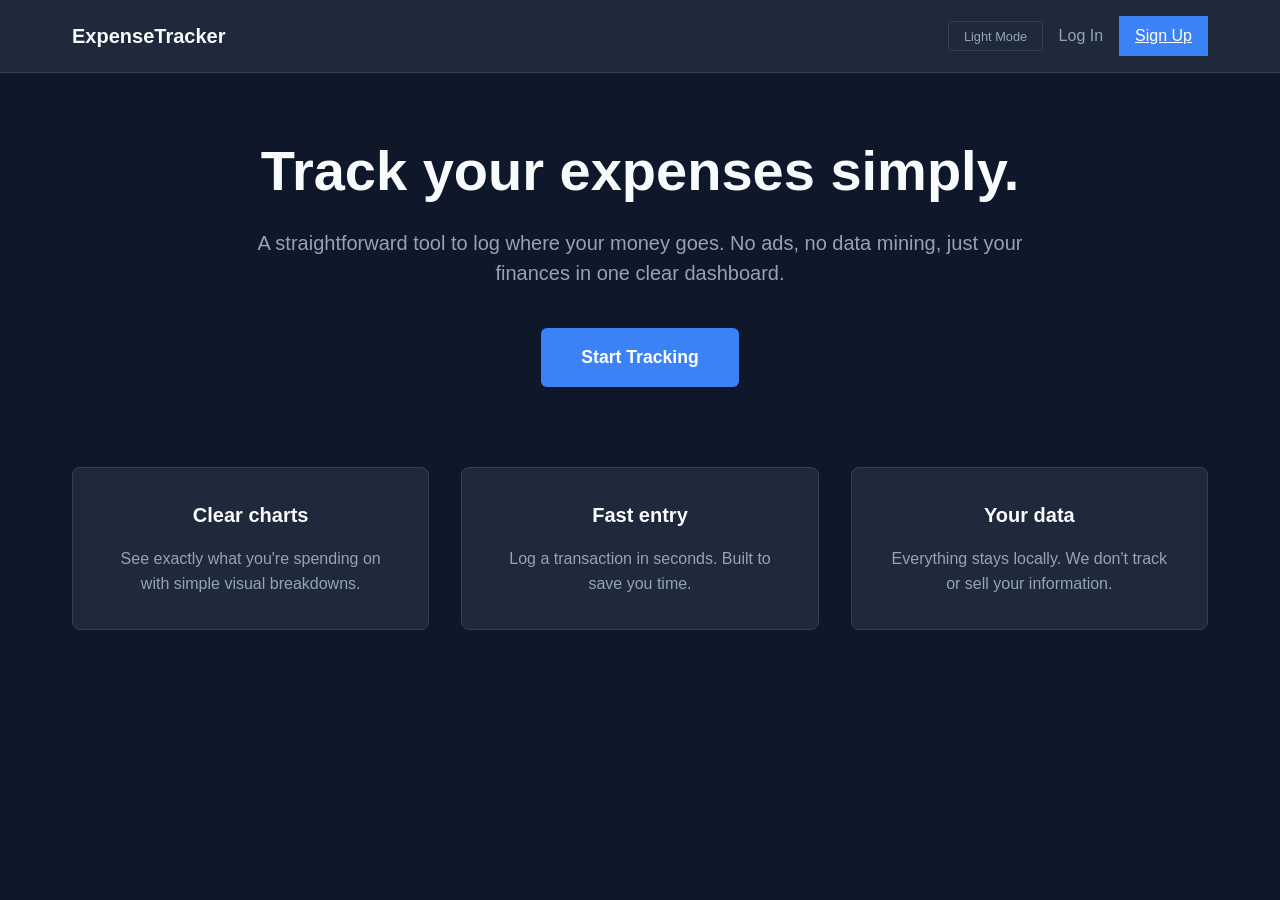
<file: index.html>
<!DOCTYPE html>
<html lang="en">
<head>
    <meta charset="UTF-8">
    <meta name="viewport" content="width=device-width, initial-scale=1.0">
    <title>Expense Tracker - Manage Your Finances</title>
    <link rel="stylesheet" href="style.css">
    <script src="theme.js"></script>
</head>
<body>
    <nav class="navbar">
        <div class="nav-container">
            <div class="logo">ExpenseTracker</div>
            <div class="nav-links">
                <button id="themeToggle" class="theme-toggle" onclick="toggleTheme()">Light Mode</button>
                <a href="login.html" class="nav-link">Log In</a>
                <a href="signup.html" class="btn-primary" style="padding: 0.5rem 1rem;">Sign Up</a>
            </div>
        </div>
    </nav>

    <div class="landing-container">
        <header class="hero-section">
            <h1 class="hero-title">Track your expenses simply.</h1>
            <p class="hero-subtitle">A straightforward tool to log where your money goes. No ads, no data mining, just your finances in one clear dashboard.</p>
            <a href="login.html" class="cta-button">Start Tracking</a>
        </header>

        <section class="features-section">
            <div class="feature-card">
                <h3>Clear charts</h3>
                <p>See exactly what you're spending on with simple visual breakdowns.</p>
            </div>
            <div class="feature-card">
                <h3>Fast entry</h3>
                <p>Log a transaction in seconds. Built to save you time.</p>
            </div>
            <div class="feature-card">
                <h3>Your data</h3>
                <p>Everything stays locally. We don't track or sell your information.</p>
            </div>
        </section>
    </div>


</body>
</html>
</file>
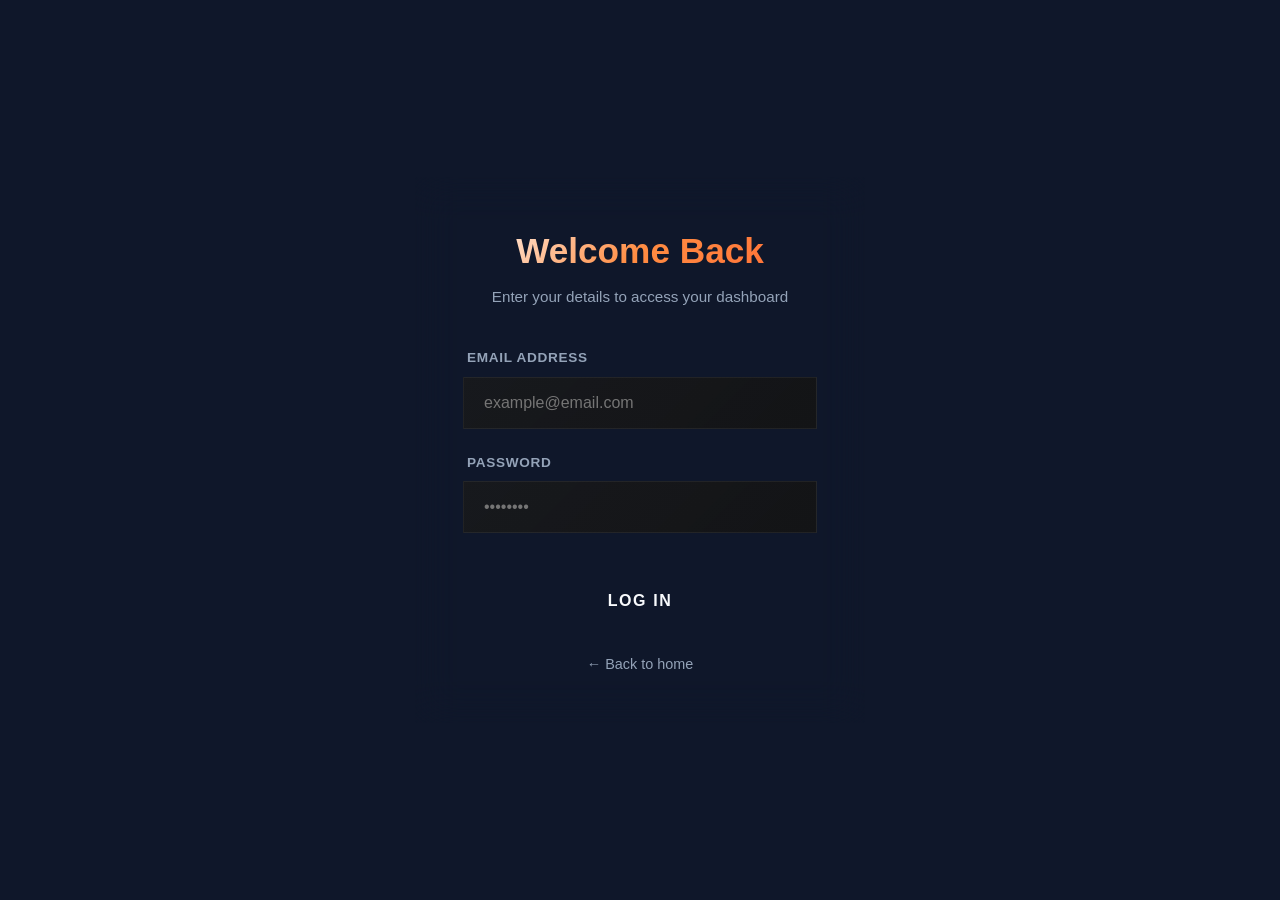
<file: login.html>
<!DOCTYPE html>
<html lang="en">
<head>
    <meta charset="UTF-8">
    <meta name="viewport" content="width=device-width, initial-scale=1.0">
    <title>Login - Expense Tracker</title>
    <link rel="stylesheet" href="style.css">
    <style>
        .login-container {
            display: flex;
            align-items: center;
            justify-content: center;
            min-height: 100vh;
            padding: 2rem;
            position: relative;
            z-index: 10;
        }
        .login-card {
            background: var(--bg-glass);
            border-radius: var(--radius-xl);
            padding: 3rem;
            width: 100%;
            max-width: 450px;
            box-shadow: var(--shadow-xl);
            border: var(--border-subtle);
            backdrop-filter: blur(20px);
            animation: fadeInUp 0.8s ease;
            position: relative;
            overflow: hidden;
        }
        .login-card::before {
            content: '';
            position: absolute;
            top: 0;
            left: 0;
            right: 0;
            height: 4px;
            background: var(--orange-gradient);
        }
        .login-header {
            text-align: center;
            margin-bottom: 2.5rem;
        }
        .login-card-title {
            font-size: 2.2rem;
            font-weight: 800;
            margin-bottom: 0.5rem;
            background: linear-gradient(135deg, #ffffff 0%, #ff8c42 50%, #ff6b35 100%);
            -webkit-background-clip: text;
            -webkit-text-fill-color: transparent;
            background-clip: text;
        }
        .login-card-subtitle {
            color: var(--text-secondary);
            font-size: 0.95rem;
        }
        .login-form {
            display: flex;
            flex-direction: column;
            gap: 1.5rem;
        }
        .login-form-group {
            display: flex;
            flex-direction: column;
            gap: 0.5rem;
        }
        .login-form-group label {
            font-size: 0.85rem;
            font-weight: 600;
            color: var(--text-secondary);
            text-transform: uppercase;
            letter-spacing: 0.05em;
            margin-left: 0.25rem;
        }
        .login-input {
            background: linear-gradient(135deg, rgba(26, 26, 26, 0.8) 0%, rgba(20, 20, 20, 0.9) 100%);
            border: 1px solid rgba(255, 255, 255, 0.06);
            border-radius: var(--radius-md);
            padding: 1rem 1.25rem;
            color: var(--text-primary);
            font-size: 1rem;
            transition: all var(--transition-base);
            outline: none;
            width: 100%;
        }
        .login-input:focus {
            border-color: var(--orange-primary);
            box-shadow: 0 0 0 3px var(--orange-glow-soft);
        }
        .login-btn {
            background: var(--orange-gradient);
            color: var(--text-primary);
            border: none;
            padding: 1.2rem;
            border-radius: var(--radius-md);
            font-size: 1rem;
            font-weight: 700;
            text-transform: uppercase;
            letter-spacing: 0.1em;
            cursor: pointer;
            transition: all var(--transition-smooth);
            margin-top: 1rem;
            box-shadow: 0 4px 20px var(--orange-glow-soft);
        }
        .login-btn:hover {
            transform: translateY(-2px);
            box-shadow: 0 8px 30px var(--orange-glow);
        }
        .back-link {
            display: block;
            text-align: center;
            margin-top: 1.5rem;
            color: var(--text-secondary);
            text-decoration: none;
            font-size: 0.9rem;
            transition: color 0.2s;
        }
        .back-link:hover {
            color: var(--orange-primary);
        }
        @keyframes fadeInUp {
            from { opacity: 0; transform: translateY(20px); }
            to { opacity: 1; transform: translateY(0); }
        }
    </style>
</head>
<body>
    <div class="login-container">
        <div class="login-card">
            <div class="login-header">
                <h2 class="login-card-title">Welcome Back</h2>
                <p class="login-card-subtitle">Enter your details to access your dashboard</p>
            </div>
            <form id="loginForm" class="login-form">
                <div class="login-form-group">
                    <label for="email">Email Address</label>
                    <input type="email" id="email" class="login-input" placeholder="example@email.com" required>
                </div>
                <div class="login-form-group">
                    <label for="password">Password</label>
                    <input type="password" id="password" class="login-input" placeholder="••••••••" required>
                </div>
                <button type="submit" class="login-btn" id="loginSubmitBtn">Log In</button>
            </form>
            <a href="index.html" class="back-link">← Back to home</a>
        </div>
    </div>

    <script>
        document.getElementById('loginForm').addEventListener('submit', function(e) {
            e.preventDefault();
            const email = document.getElementById('email').value;
            const password = document.getElementById('password').value;
            
            if(email && password) {
                const btn = document.getElementById('loginSubmitBtn');
                btn.textContent = 'Authenticating...';
                btn.style.opacity = '0.8';
                
                setTimeout(() => {
                    window.location.href = 'dashboard.html';
                }, 800);
            }
        });
    </script>
</body>
</html>
</file>
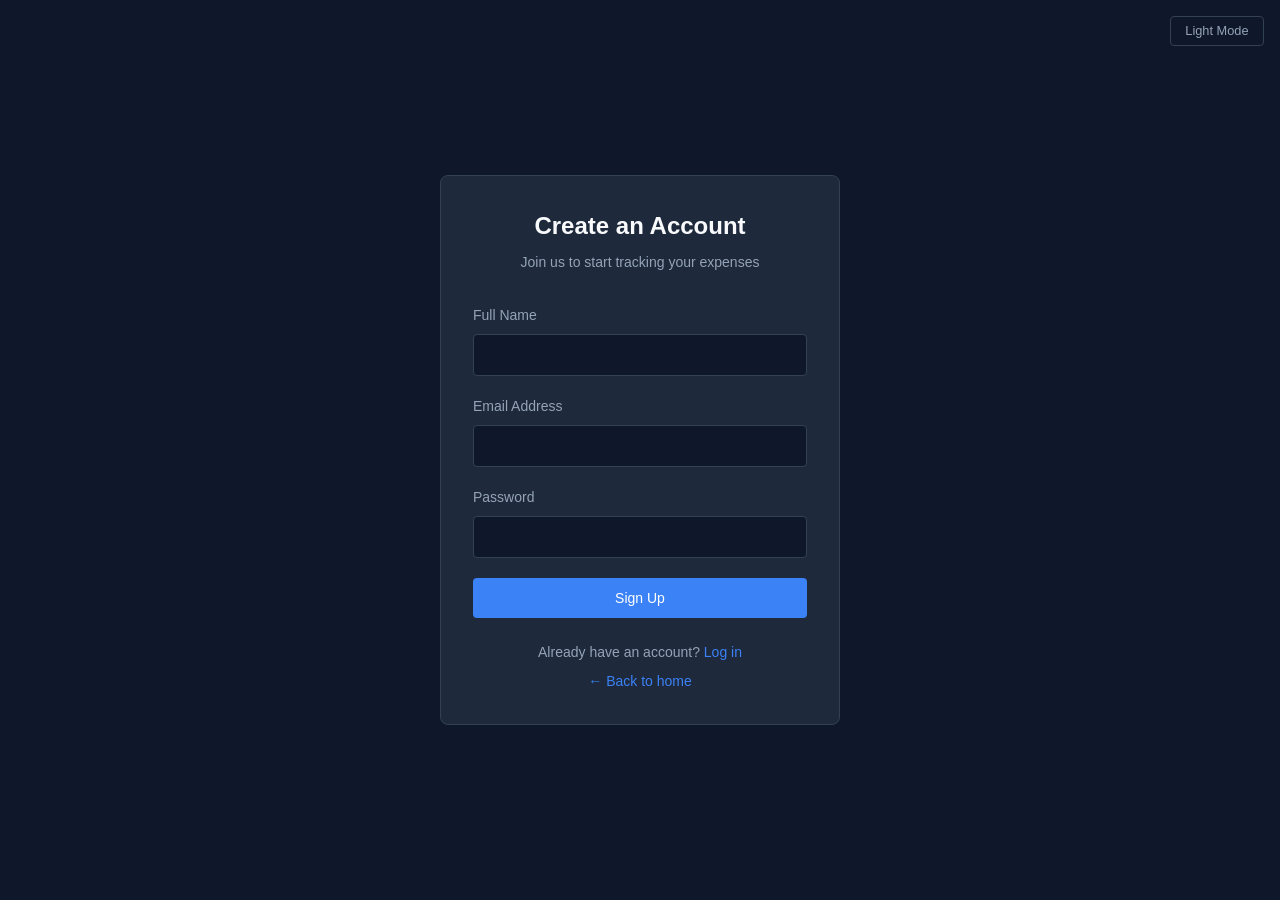
<file: signup.html>
<!DOCTYPE html>
<html lang="en">
<head>
    <meta charset="UTF-8">
    <meta name="viewport" content="width=device-width, initial-scale=1.0">
    <title>Sign Up - Expense Tracker</title>
    <link rel="stylesheet" href="style.css">
    <script src="theme.js"></script>
    <style>
        .auth-container {
            display: flex;
            align-items: center;
            justify-content: center;
            min-height: 100vh;
            padding: 2rem;
        }
        .auth-card {
            background-color: var(--bg-card);
            border: 1px solid var(--border-color);
            border-radius: 8px;
            padding: 2rem;
            width: 100%;
            max-width: 400px;
        }
        .auth-header {
            text-align: center;
            margin-bottom: 2rem;
        }
        .auth-title {
            font-size: 1.5rem;
            font-weight: 600;
            margin-bottom: 0.5rem;
        }
        .auth-subtitle {
            color: var(--text-secondary);
            font-size: 0.875rem;
        }
        .auth-form {
            display: flex;
            flex-direction: column;
            gap: 1.25rem;
        }
        .auth-links {
            margin-top: 1.5rem;
            text-align: center;
            font-size: 0.875rem;
            color: var(--text-secondary);
        }
        .auth-links a {
            color: var(--accent-primary);
            text-decoration: none;
        }
        .auth-links a:hover {
            text-decoration: underline;
        }
    </style>
</head>
<body>
    <div class="auth-container">
        <div style="position: fixed; top: 1rem; right: 1rem;">
            <button id="themeToggle" class="theme-toggle" onclick="toggleTheme()">Light Mode</button>
        </div>
        <div class="auth-card">
            <div class="auth-header">
                <h2 class="auth-title">Create an Account</h2>
                <p class="auth-subtitle">Join us to start tracking your expenses</p>
            </div>
            <form id="signupForm" class="auth-form">
                <div class="form-group">
                    <label for="name">Full Name</label>
                    <input type="text" id="name" required>
                </div>
                <div class="form-group">
                    <label for="email">Email Address</label>
                    <input type="email" id="email" required>
                </div>
                <div class="form-group">
                    <label for="password">Password</label>
                    <input type="password" id="password" required>
                </div>
                <button type="submit" class="btn-primary" id="signupBtn">Sign Up</button>
            </form>
            <div class="auth-links">
                <p>Already have an account? <a href="login.html">Log in</a></p>
                <p style="margin-top: 0.5rem;"><a href="index.html">← Back to home</a></p>
            </div>
        </div>
    </div>
    <script>
        document.getElementById('signupForm').addEventListener('submit', function(e) {
            e.preventDefault();
            window.location.href = 'dashboard.html';
        });
    </script>
</body>
</html>
</file>
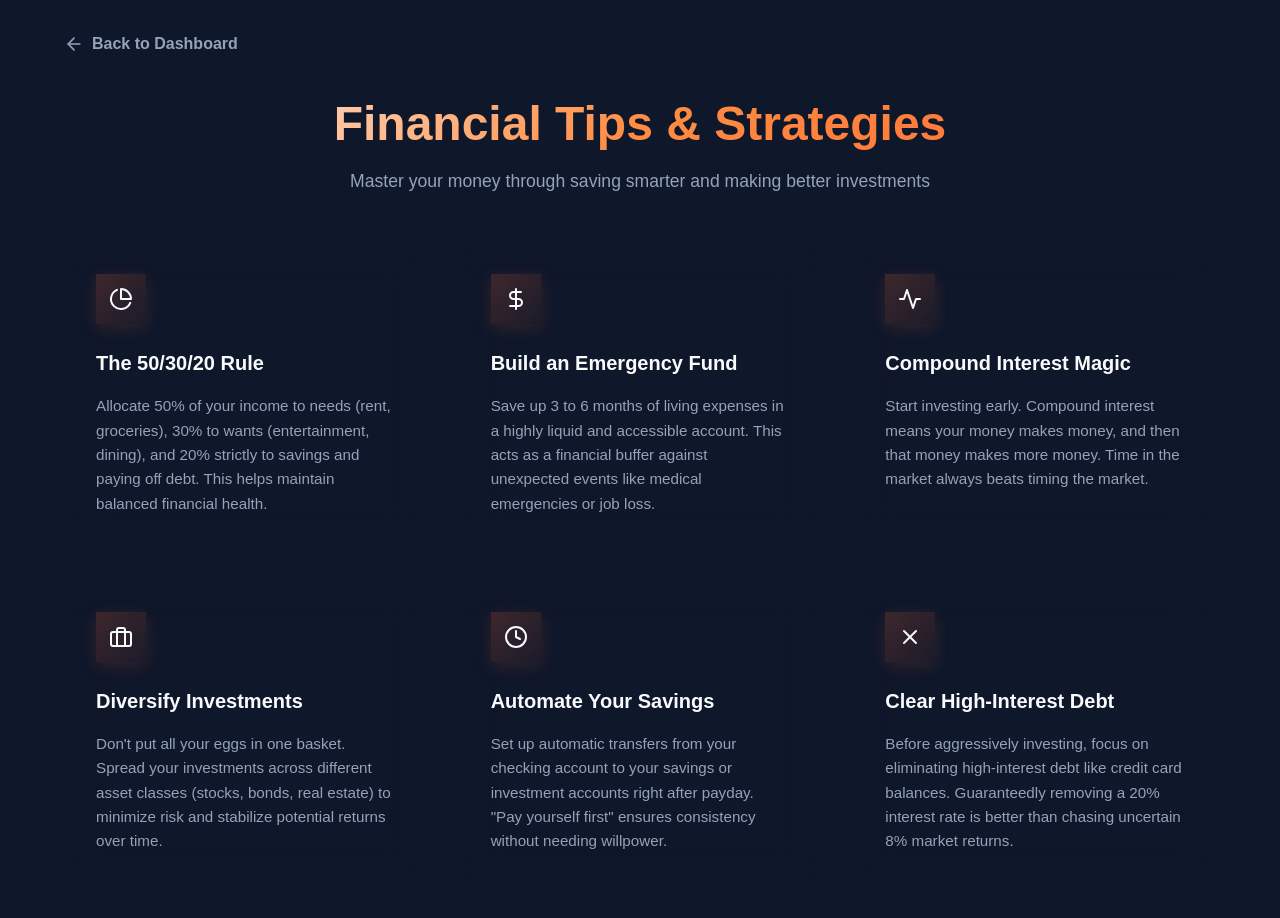
<file: tips.html>
<!DOCTYPE html>
<html lang="en">
<head>
    <meta charset="UTF-8">
    <meta name="viewport" content="width=device-width, initial-scale=1.0">
    <title>Financial Tips - Expense Tracker</title>
    <link rel="stylesheet" href="style.css">
    <style>
        .tips-container {
            max-width: 1200px;
            margin: 0 auto;
            padding: 2rem 1.5rem;
            position: relative;
            z-index: 10;
        }
        .tips-header {
            text-align: center;
            margin-bottom: 3rem;
            animation: fadeInDown 0.8s ease;
        }
        .tips-title {
            font-size: clamp(2rem, 5vw, 3rem);
            font-weight: 800;
            background: linear-gradient(135deg, #ffffff 0%, #ff8c42 50%, #ff6b35 100%);
            -webkit-background-clip: text;
            -webkit-text-fill-color: transparent;
            background-clip: text;
            margin-bottom: 0.5rem;
        }
        .tips-subtitle {
            color: var(--text-secondary);
            font-size: 1.1rem;
        }
        .tips-grid {
            display: grid;
            grid-template-columns: repeat(auto-fit, minmax(300px, 1fr));
            gap: 2rem;
        }
        .tip-card {
            background: var(--bg-glass);
            border-radius: var(--radius-lg);
            padding: 2rem;
            box-shadow: var(--shadow-card);
            border: var(--border-subtle);
            backdrop-filter: blur(20px);
            transition: all var(--transition-smooth);
            animation: fadeInUp 0.6s ease;
            animation-fill-mode: both;
        }
        .tip-card:hover {
            transform: translateY(-8px);
            box-shadow: var(--shadow-lg), 0 0 30px var(--orange-glow-soft);
            border-color: rgba(255, 107, 53, 0.3);
        }
        .tip-icon {
            width: 50px;
            height: 50px;
            border-radius: var(--radius-md);
            display: flex;
            align-items: center;
            justify-content: center;
            background: linear-gradient(135deg, rgba(255, 107, 53, 0.2) 0%, rgba(255, 107, 53, 0.05) 100%);
            color: var(--orange-primary);
            margin-bottom: 1.5rem;
            box-shadow: 0 4px 15px rgba(255, 107, 53, 0.15);
            transition: transform 0.3s ease;
        }
        .tip-card:hover .tip-icon {
            transform: scale(1.1) rotate(5deg);
        }
        .tip-card-title {
            font-size: 1.25rem;
            font-weight: 700;
            color: var(--text-primary);
            margin-bottom: 1rem;
        }
        .tip-card-desc {
            color: var(--text-secondary);
            font-size: 0.95rem;
            line-height: 1.6;
        }
        .back-nav {
            margin-bottom: 2rem;
            display: flex;
            align-items: center;
        }
        .back-nav a {
            display: inline-flex;
            align-items: center;
            gap: 0.5rem;
            color: var(--text-secondary);
            text-decoration: none;
            font-weight: 600;
            transition: color 0.2s;
        }
        .back-nav a:hover {
            color: var(--orange-primary);
        }
        
        .tip-card:nth-child(1) { animation-delay: 0.1s; }
        .tip-card:nth-child(2) { animation-delay: 0.2s; }
        .tip-card:nth-child(3) { animation-delay: 0.3s; }
        .tip-card:nth-child(4) { animation-delay: 0.4s; }
        .tip-card:nth-child(5) { animation-delay: 0.5s; }
        .tip-card:nth-child(6) { animation-delay: 0.6s; }

        @keyframes fadeInDown {
            from { opacity: 0; transform: translateY(-20px); }
            to { opacity: 1; transform: translateY(0); }
        }
        @keyframes fadeInUp {
            from { opacity: 0; transform: translateY(20px); }
            to { opacity: 1; transform: translateY(0); }
        }
    </style>
</head>
<body>
    <div class="tips-container">
        <div class="back-nav">
            <a href="dashboard.html">
                <svg xmlns="http://www.w3.org/2000/svg" width="20" height="20" viewBox="0 0 24 24" fill="none" stroke="currentColor" stroke-width="2" stroke-linecap="round" stroke-linejoin="round">
                    <line x1="19" y1="12" x2="5" y2="12"></line>
                    <polyline points="12 19 5 12 12 5"></polyline>
                </svg>
                Back to Dashboard
            </a>
        </div>
        
        <header class="tips-header">
            <h1 class="tips-title">Financial Tips & Strategies</h1>
            <p class="tips-subtitle">Master your money through saving smarter and making better investments</p>
        </header>

        <div class="tips-grid">
            <div class="tip-card">
                <div class="tip-icon">
                    <svg xmlns="http://www.w3.org/2000/svg" width="24" height="24" viewBox="0 0 24 24" fill="none" stroke="currentColor" stroke-width="2" stroke-linecap="round" stroke-linejoin="round">
                        <path d="M21.21 15.89A10 10 0 1 1 8 2.83"></path>
                        <path d="M22 12A10 10 0 0 0 12 2v10z"></path>
                    </svg>
                </div>
                <h3 class="tip-card-title">The 50/30/20 Rule</h3>
                <p class="tip-card-desc">Allocate 50% of your income to needs (rent, groceries), 30% to wants (entertainment, dining), and 20% strictly to savings and paying off debt. This helps maintain balanced financial health.</p>
            </div>

            <div class="tip-card">
                <div class="tip-icon">
                    <svg xmlns="http://www.w3.org/2000/svg" width="24" height="24" viewBox="0 0 24 24" fill="none" stroke="currentColor" stroke-width="2" stroke-linecap="round" stroke-linejoin="round">
                        <path d="M12 2v20"></path>
                        <path d="M17 5H9.5a3.5 3.5 0 0 0 0 7h5a3.5 3.5 0 0 1 0 7H6"></path>
                    </svg>
                </div>
                <h3 class="tip-card-title">Build an Emergency Fund</h3>
                <p class="tip-card-desc">Save up 3 to 6 months of living expenses in a highly liquid and accessible account. This acts as a financial buffer against unexpected events like medical emergencies or job loss.</p>
            </div>

            <div class="tip-card">
                <div class="tip-icon">
                    <svg xmlns="http://www.w3.org/2000/svg" width="24" height="24" viewBox="0 0 24 24" fill="none" stroke="currentColor" stroke-width="2" stroke-linecap="round" stroke-linejoin="round">
                        <polyline points="22 12 18 12 15 21 9 3 6 12 2 12"></polyline>
                    </svg>
                </div>
                <h3 class="tip-card-title">Compound Interest Magic</h3>
                <p class="tip-card-desc">Start investing early. Compound interest means your money makes money, and then that money makes more money. Time in the market always beats timing the market.</p>
            </div>

            <div class="tip-card">
                <div class="tip-icon">
                    <svg xmlns="http://www.w3.org/2000/svg" width="24" height="24" viewBox="0 0 24 24" fill="none" stroke="currentColor" stroke-width="2" stroke-linecap="round" stroke-linejoin="round">
                        <rect x="2" y="7" width="20" height="14" rx="2" ry="2"></rect>
                        <path d="M16 21V5a2 2 0 0 0-2-2h-4a2 2 0 0 0-2 2v16"></path>
                    </svg>
                </div>
                <h3 class="tip-card-title">Diversify Investments</h3>
                <p class="tip-card-desc">Don't put all your eggs in one basket. Spread your investments across different asset classes (stocks, bonds, real estate) to minimize risk and stabilize potential returns over time.</p>
            </div>

            <div class="tip-card">
                <div class="tip-icon">
                    <svg xmlns="http://www.w3.org/2000/svg" width="24" height="24" viewBox="0 0 24 24" fill="none" stroke="currentColor" stroke-width="2" stroke-linecap="round" stroke-linejoin="round">
                        <circle cx="12" cy="12" r="10"></circle>
                        <polyline points="12 6 12 12 16 14"></polyline>
                    </svg>
                </div>
                <h3 class="tip-card-title">Automate Your Savings</h3>
                <p class="tip-card-desc">Set up automatic transfers from your checking account to your savings or investment accounts right after payday. "Pay yourself first" ensures consistency without needing willpower.</p>
            </div>

            <div class="tip-card">
                <div class="tip-icon">
                    <svg xmlns="http://www.w3.org/2000/svg" width="24" height="24" viewBox="0 0 24 24" fill="none" stroke="currentColor" stroke-width="2" stroke-linecap="round" stroke-linejoin="round">
                        <line x1="18" y1="6" x2="6" y2="18"></line>
                        <line x1="6" y1="6" x2="18" y2="18"></line>
                    </svg>
                </div>
                <h3 class="tip-card-title">Clear High-Interest Debt</h3>
                <p class="tip-card-desc">Before aggressively investing, focus on eliminating high-interest debt like credit card balances. Guaranteedly removing a 20% interest rate is better than chasing uncertain 8% market returns.</p>
            </div>
        </div>
    </div>
</body>
</html>
</file>
<file: style.css>
:root {
    --bg-main: #0f172a;
    --bg-card: #1e293b;
    --bg-hover: #334155;

    --text-primary: #f8fafc;
    --text-secondary: #94a3b8;

    --border-color: #334155;

    --accent-primary: #3b82f6;
    --accent-hover: #2563eb;

    --income: #22c55e;
    --expense: #ef4444;
}

body.light-mode {
    --bg-main: #f0f4ff;
    --bg-card: #ffffff;
    --bg-hover: #e2e8f0;

    --text-primary: #1e3a5f;
    --text-secondary: #4a6fa5;

    --border-color: #c7d6ef;

    --accent-primary: #1d4ed8;
    --accent-hover: #1e3a8a;

    --income: #16a34a;
    --expense: #dc2626;
}

.theme-toggle {
    background: transparent;
    border: 1px solid var(--border-color);
    color: var(--text-secondary);
    cursor: pointer;
    padding: 0.4rem 0.9rem;
    border-radius: 4px;
    font-size: 0.8rem;
    font-weight: 500;
    transition: border-color 0.2s, color 0.2s;
    white-space: nowrap;
}

.theme-toggle:hover {
    border-color: var(--accent-primary);
    color: var(--accent-primary);
}

* {
    margin: 0;
    padding: 0;
    box-sizing: border-box;
    font-family: -apple-system, BlinkMacSystemFont, "Segoe UI", Roboto, Helvetica, Arial, sans-serif;
}

body {
    background-color: var(--bg-main);
    color: var(--text-primary);
    line-height: 1.5;
}

.container {
    max-width: 1200px;
    margin: 0 auto;
    padding: 2rem;
}

.header {
    margin-bottom: 2rem;
    text-align: center;
}

.header-title {
    font-size: 2rem;
    font-weight: 600;
    margin-bottom: 0.5rem;
}

.header-subtitle {
    color: var(--text-secondary);
}

.summary-section {
    display: grid;
    grid-template-columns: repeat(auto-fit, minmax(240px, 1fr));
    gap: 1rem;
    margin-bottom: 2rem;
}

.summary-card {
    background-color: var(--bg-card);
    border: 1px solid var(--border-color);
    border-radius: 8px;
    padding: 1.5rem;
    display: flex;
    align-items: center;
    gap: 1rem;
}

.card-icon {
    display: none;
}

.card-label {
    font-size: 0.875rem;
    color: var(--text-secondary);
    text-transform: uppercase;
    letter-spacing: 0.05em;
    margin-bottom: 0.25rem;
    display: block;
}

.card-value {
    font-size: 1.5rem;
    font-weight: 600;
}

.main-grid {
    display: grid;
    grid-template-columns: 1fr 1fr;
    gap: 2rem;
}

@media (max-width: 768px) {
    .main-grid {
        grid-template-columns: 1fr;
    }
}

.form-section, .transactions-section, .charts-section {
    background-color: var(--bg-card);
    border: 1px solid var(--border-color);
    border-radius: 8px;
    padding: 1.5rem;
    margin-bottom: 1.5rem;
}

.section-title {
    font-size: 1.25rem;
    font-weight: 600;
    margin-bottom: 1.5rem;
    padding-bottom: 0.5rem;
    border-bottom: 1px solid var(--border-color);
}

.transaction-form {
    display: flex;
    flex-direction: column;
    gap: 1rem;
}

.form-row {
    display: grid;
    grid-template-columns: 1fr 1fr;
    gap: 1rem;
}

.form-group {
    display: flex;
    flex-direction: column;
    gap: 0.5rem;
}

.form-group label {
    font-size: 0.875rem;
    color: var(--text-secondary);
}

input, select, textarea {
    width: 100%;
    padding: 0.75rem;
    background-color: var(--bg-main);
    border: 1px solid var(--border-color);
    border-radius: 4px;
    color: var(--text-primary);
    font-size: 0.875rem;
}

input:focus, select:focus, textarea:focus {
    outline: none;
    border-color: var(--accent-primary);
}

button {
    padding: 0.75rem 1.5rem;
    border: none;
    border-radius: 4px;
    font-weight: 500;
    cursor: pointer;
    font-size: 0.875rem;
}

.btn-primary {
    background-color: var(--accent-primary);
    color: white;
    width: 100%;
}

.btn-primary:hover {
    background-color: var(--accent-hover);
}

.transactions-header {
    display: flex;
    justify-content: space-between;
    align-items: center;
    margin-bottom: 1rem;
    flex-wrap: wrap;
    gap: 1rem;
}

.filter-controls {
    display: flex;
    gap: 0.5rem;
}

.transactions-list {
    display: flex;
    flex-direction: column;
    gap: 0.75rem;
    max-height: 400px;
    overflow-y: auto;
}

.transaction-card {
    background-color: var(--bg-main);
    border: 1px solid var(--border-color);
    border-radius: 6px;
    padding: 1rem;
    display: flex;
    justify-content: space-between;
    align-items: center;
}

.transaction-card.income {
    border-left: 4px solid var(--income);
}

.transaction-card.expense {
    border-left: 4px solid var(--expense);
}

.transaction-info h4 {
    margin-bottom: 0.25rem;
    font-weight: 500;
}

.transaction-meta {
    font-size: 0.75rem;
    color: var(--text-secondary);
    display: flex;
    gap: 0.5rem;
    align-items: center;
}

.tag {
    background-color: var(--bg-hover);
    padding: 2px 6px;
    border-radius: 4px;
}

.transaction-amount {
    font-weight: 600;
}

.transaction-amount.income {
    color: var(--income);
}

.transaction-amount.expense {
    color: var(--expense);
}

.transaction-actions {
    display: flex;
    gap: 0.5rem;
    margin-left: 1rem;
}

.transaction-actions button {
    padding: 0.4rem 0.75rem;
    background-color: var(--bg-hover);
    color: var(--text-primary);
}

.transaction-actions button.danger {
    background-color: var(--expense);
    color: white;
}

.modal {
    display: none;
    position: fixed;
    top: 0; left: 0; right: 0; bottom: 0;
    background-color: rgba(0, 0, 0, 0.7);
    z-index: 100;
    align-items: center;
    justify-content: center;
}

.modal-content {
    background-color: var(--bg-card);
    padding: 2rem;
    border-radius: 8px;
    width: 100%;
    max-width: 500px;
    border: 1px solid var(--border-color);
}

.modal-header {
    display: flex;
    justify-content: space-between;
    align-items: center;
    margin-bottom: 1.5rem;
}

.modal-close {
    background: none;
    border: none;
    color: var(--text-secondary);
    font-size: 1.5rem;
    cursor: pointer;
    padding: 0;
}

.modal-actions {
    display: flex;
    justify-content: flex-end;
    gap: 1rem;
    margin-top: 1.5rem;
}

.modal-actions button {
    width: auto;
}

.chart-container {
    margin-bottom: 2rem;
}

.chart-title {
    font-size: 1rem;
    font-weight: 500;
    margin-bottom: 1rem;
    color: var(--text-secondary);
}

.btn-clear-all-analytics {
    background-color: transparent;
    border: 1px solid var(--expense);
    color: var(--expense);
    width: 100%;
}

.btn-clear-all-analytics:hover {
    background-color: var(--expense);
    color: white;
}

.navbar {
    border-bottom: 1px solid var(--border-color);
    background-color: var(--bg-card);
    padding: 1rem 0;
}

.nav-container {
    max-width: 1200px;
    margin: 0 auto;
    padding: 0 2rem;
    display: flex;
    justify-content: space-between;
    align-items: center;
}

.logo {
    font-size: 1.25rem;
    font-weight: 700;
    color: var(--text-primary);
}

.nav-links {
    display: flex;
    align-items: center;
    gap: 1rem;
    flex-wrap: nowrap;
    white-space: nowrap;
}

.nav-link {
    color: var(--text-secondary);
    text-decoration: none;
    font-weight: 500;
    white-space: nowrap;
}

.nav-link:hover {
    color: var(--text-primary);
}

.landing-container {
    max-width: 1200px;
    margin: 0 auto;
    padding: 4rem 2rem;
}

.hero-section {
    text-align: center;
    max-width: 800px;
    margin: 0 auto 5rem;
}

.hero-title {
    font-size: 3.5rem;
    font-weight: 700;
    margin-bottom: 1.5rem;
    line-height: 1.2;
    color: var(--text-primary);
}

.hero-subtitle {
    font-size: 1.25rem;
    color: var(--text-secondary);
    margin-bottom: 2.5rem;
}

.cta-button {
    display: inline-block;
    padding: 1rem 2.5rem;
    background-color: var(--accent-primary);
    color: white;
    border-radius: 6px;
    text-decoration: none;
    font-weight: 600;
    font-size: 1.1rem;
    transition: background-color 0.2s;
}

.cta-button:hover {
    background-color: var(--accent-hover);
}

.features-section {
    display: grid;
    grid-template-columns: repeat(auto-fit, minmax(300px, 1fr));
    gap: 2rem;
    margin-bottom: 4rem;
}

.feature-card {
    background-color: var(--bg-card);
    border: 1px solid var(--border-color);
    border-radius: 8px;
    padding: 2rem;
    text-align: center;
}

.feature-icon {
    font-size: 2.5rem;
    margin-bottom: 1.5rem;
}

.feature-card h3 {
    font-size: 1.25rem;
    font-weight: 600;
    margin-bottom: 1rem;
}

.feature-card p {
    color: var(--text-secondary);
    line-height: 1.6;
}

.footer {
    text-align: center;
    padding: 2rem;
    border-top: 1px solid var(--border-color);
    color: var(--text-secondary);
    font-size: 0.875rem;
}
</file>
